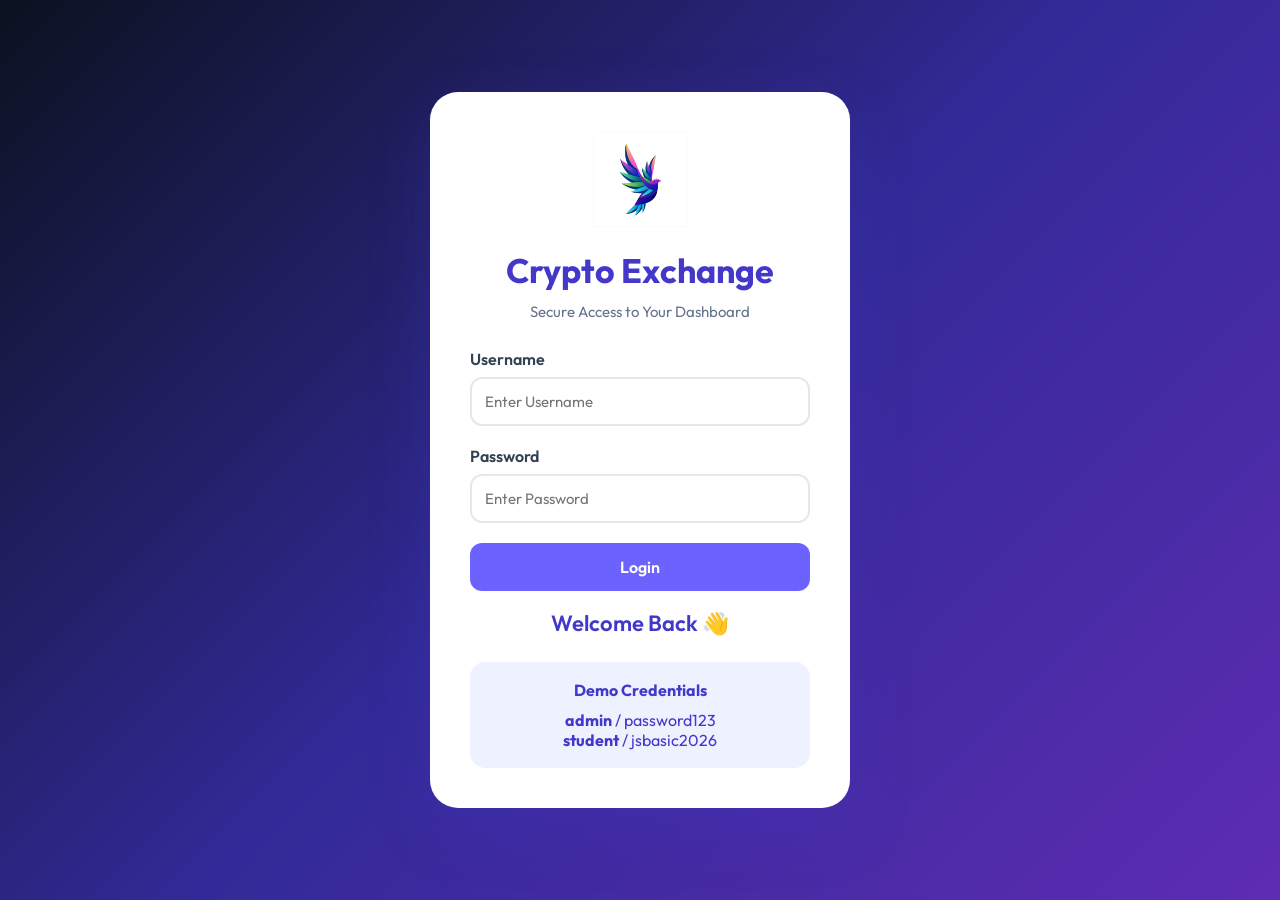
<file: html/index.html>
<!DOCTYPE html>
<html lang="en">
<head>
    <meta charset="UTF-8">
    <meta name="viewport" content="width=device-width, initial-scale=1.0">
    <title>Crypto Converter | Login</title>
    <link rel="stylesheet" href="../style.css">
<link rel="preconnect" href="https://fonts.googleapis.com">
<link rel="preconnect" href="https://fonts.gstatic.com" crossorigin>
<link href="https://fonts.googleapis.com/css2?family=Outfit:wght@300;400;500;600;700&display=swap" rel="stylesheet">
</head>
<body class="login-body">
    <div class="overlay"></div>
    <div class="login-container">
        <img src="../assets/logo.avif" class="logo" alt="Logo">
        <h1>Crypto Exchange</h1>
        <p class="subtitle">
            Secure Access to Your Dashboard
        </p>
        
        <form id="loginForm">
            <div class="input-group">
                <label>Username</label>
                <input type="text" id="username" placeholder="Enter Username" required>
            </div>
            <div class="input-group">
                <label>Password</label>
                <input type="password" id="password" placeholder="Enter Password" required>
            </div>
            <button type="submit" class="login-btn">
                Login
            </button>
            <p id="message"></p>
        </form>
        <h3 class="welcome-text">
           Welcome Back 👋
        </h3>
        <div class="demo">
            <h4>Demo Credentials</h4>
            <p><b>admin</b> / password123</p>
            <p><b>student</b> / jsbasic2026</p>
        </div>
    </div>
    <script src="../js/login.js"></script>
</body>
</html>
</file>
<file: style.css>
*{
margin:0;
padding:0;
box-sizing:border-box;
font-family:'Outfit',sans-serif;
}
body{
background:#F8FAFC;
color:#1E293B;
}
a{
text-decoration:none;
}
button{
cursor:pointer;
transition:.3s;
}
button:hover{
transform:translateY(-3px);
}
.login-body{
height:100vh;
display:flex;
justify-content:center;
align-items:center;
background:linear-gradient(135deg,#0F172A,#4338CA,#7C3AED);
position:relative;
overflow:hidden;
}
.overlay{
position:absolute;
width:100%;
height:100%;
background:rgba(0,0,0,.25);
}
.login-container{
position:relative;
z-index:2;
width:420px;
background:white;
padding:40px;
border-radius:28px;
text-align:center;
box-shadow:0 20px 60px rgba(67,56,202,.25);
}
.logo{
width:95px;
margin-bottom:18px;
transition:.4s;
}
.logo:hover{
transform:rotate(8deg) scale(1.05);
}
.login-container h1{
font-size:34px;
color:#4338CA;
margin-bottom:10px;
font-weight:700;
}
.subtitle{
color:#64748B;
margin-bottom:28px;
font-size:15px;
}
.welcome-text{
color:#4338CA;
font-size:22px;
margin-bottom:15px;
font-weight:600;
}
.input-group{
text-align:left;
margin-bottom:20px;
}
.input-group label{
display:block;
margin-bottom:8px;
font-weight:600;
color:#334155;
}
.input-group input{
width:100%;
padding:13px;
border:2px solid #E2E8F0;
border-radius:12px;
font-size:15px;
transition:.3s;
}
.input-group input:focus{
outline:none;
border-color:#6C63FF;
box-shadow:0 0 12px rgba(108,99,255,.2);
}
.login-btn{
width:100%;
padding:14px;
border:none;
border-radius:12px;
background:#6C63FF;
color:white;
font-size:16px;
font-weight:600;
}
.login-btn:hover{
background:#4338CA;
}
#message{
margin-top:18px;
font-weight:600;
}
.demo{
margin-top:25px;
padding:18px;
background:#EEF2FF;
border-radius:15px;
color:#4338CA;
}
.demo h4{
margin-bottom:10px;
}
.dashboard{
min-height:100vh;
background:#EEF2FF;
}
header{
background:linear-gradient(90deg,#4338CA,#7C3AED);
padding:20px 50px;
display:flex;
justify-content:space-between;
align-items:center;
color:white;
box-shadow:0 5px 20px rgba(0,0,0,.15);
}
header h2{
font-size:28px;
font-weight:700;
}
header div{
display:flex;
align-items:center;
gap:15px;
}
.logout{
background:#EF4444;
color:white;
border:none;
padding:10px 20px;
border-radius:10px;
font-weight:600;
}
.logout:hover{
background:#DC2626;
}
.container{
width:90%;
max-width:1200px;
margin:40px auto;
}
.card{
background:white;
border-radius:22px;
padding:28px;
margin-bottom:30px;
box-shadow:0 15px 35px rgba(0,0,0,.08);
}
.card h3{
color:#4338CA;
margin-bottom:20px;
font-size:22px;
}
.row{
display:flex;
gap:20px;
flex-wrap:wrap;
}
.col{
flex:1;
}
select,
input{
width:100%;
padding:13px;
border:2px solid #E2E8F0;
border-radius:12px;
font-size:15px;
transition:.3s;
}
select:focus,
input:focus{
outline:none;
border-color:#6C63FF;
box-shadow:0 0 12px rgba(108,99,255,.2);
}
.convert-btn{
width:100%;
margin-top:18px;
padding:14px;
background:#7C3AED;
border:none;
border-radius:12px;
color:white;
font-size:16px;
font-weight:600;
}
.convert-btn:hover{
background:#5B21B6;
}
.favorite-btn{
width:100%;
margin-top:15px;
padding:14px;
background:#F59E0B;
border:none;
border-radius:12px;
color:white;
font-size:16px;
font-weight:600;
}
.favorite-btn:hover{
background:#D97706;
}
.loading{
margin-top:18px;
text-align:center;
font-weight:600;
color:#475569;
}
.result{
margin-top:25px;
padding:20px;
background:#EEF2FF;
border-radius:15px;
text-align:center;
font-size:22px;
font-weight:700;
color:#4338CA;
}
.favorite-list{
margin-top:15px;
}
.favorite-list li{
list-style:none;
background:#F8FAFC;
padding:12px 15px;
margin-bottom:10px;
border-left:5px solid #6C63FF;
border-radius:10px;
font-weight:500;
}
canvas{
margin-top:25px;
background:white;
border-radius:15px;
padding:10px;
}
footer{
margin-top:60px;
padding:30px;
background:#111827;
color:white;
text-align:center;
line-height:28px;
font-size:15px;
}
#welcomeUser{
font-weight:600;
font-size:17px;
}
@media(max-width:768px){
header{
flex-direction:column;
gap:15px;
text-align:center;
padding:20px;
}
header div{
flex-direction:column;
}
.login-container{
width:92%;
padding:30px;
}
.container{
width:95%;
}
.row{
flex-direction:column;
}
.card{
padding:20px;
}
.result{
font-size:20px;
}
header h2{
font-size:22px;
}
}
</file>
